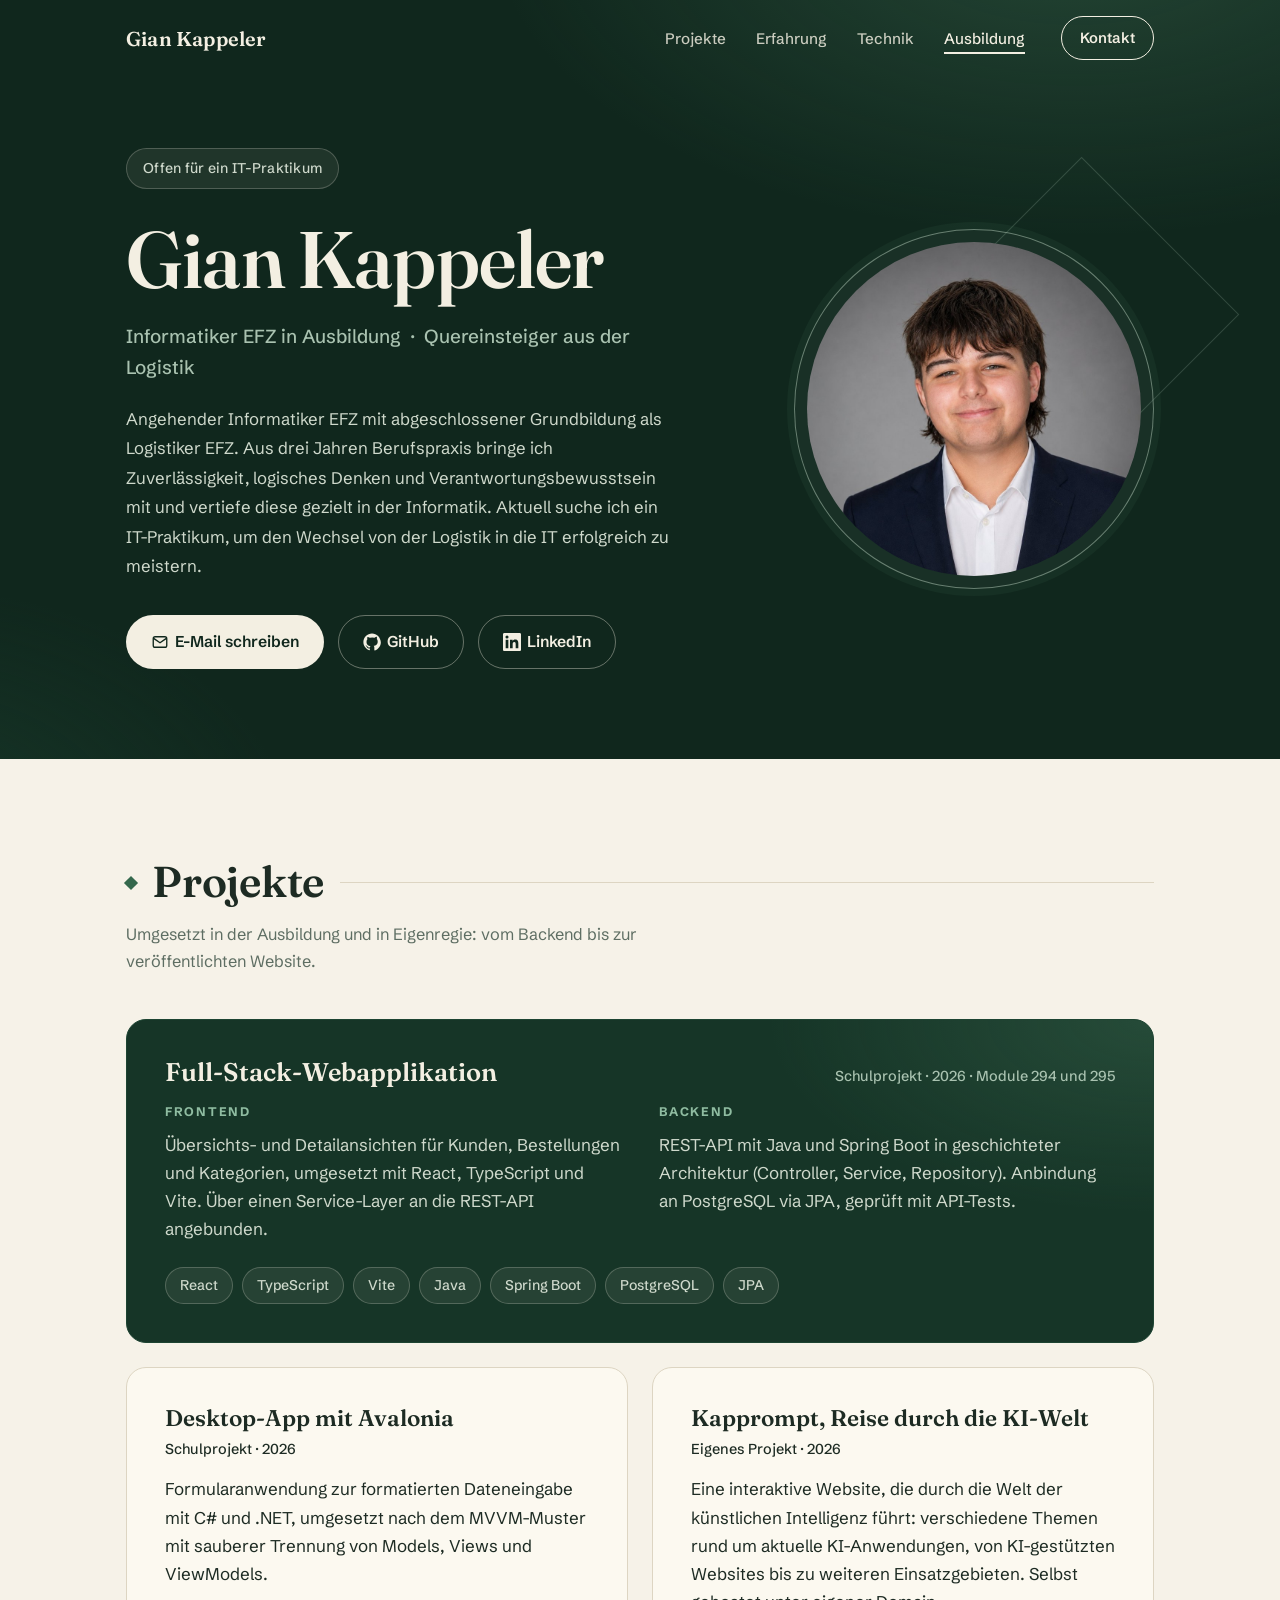
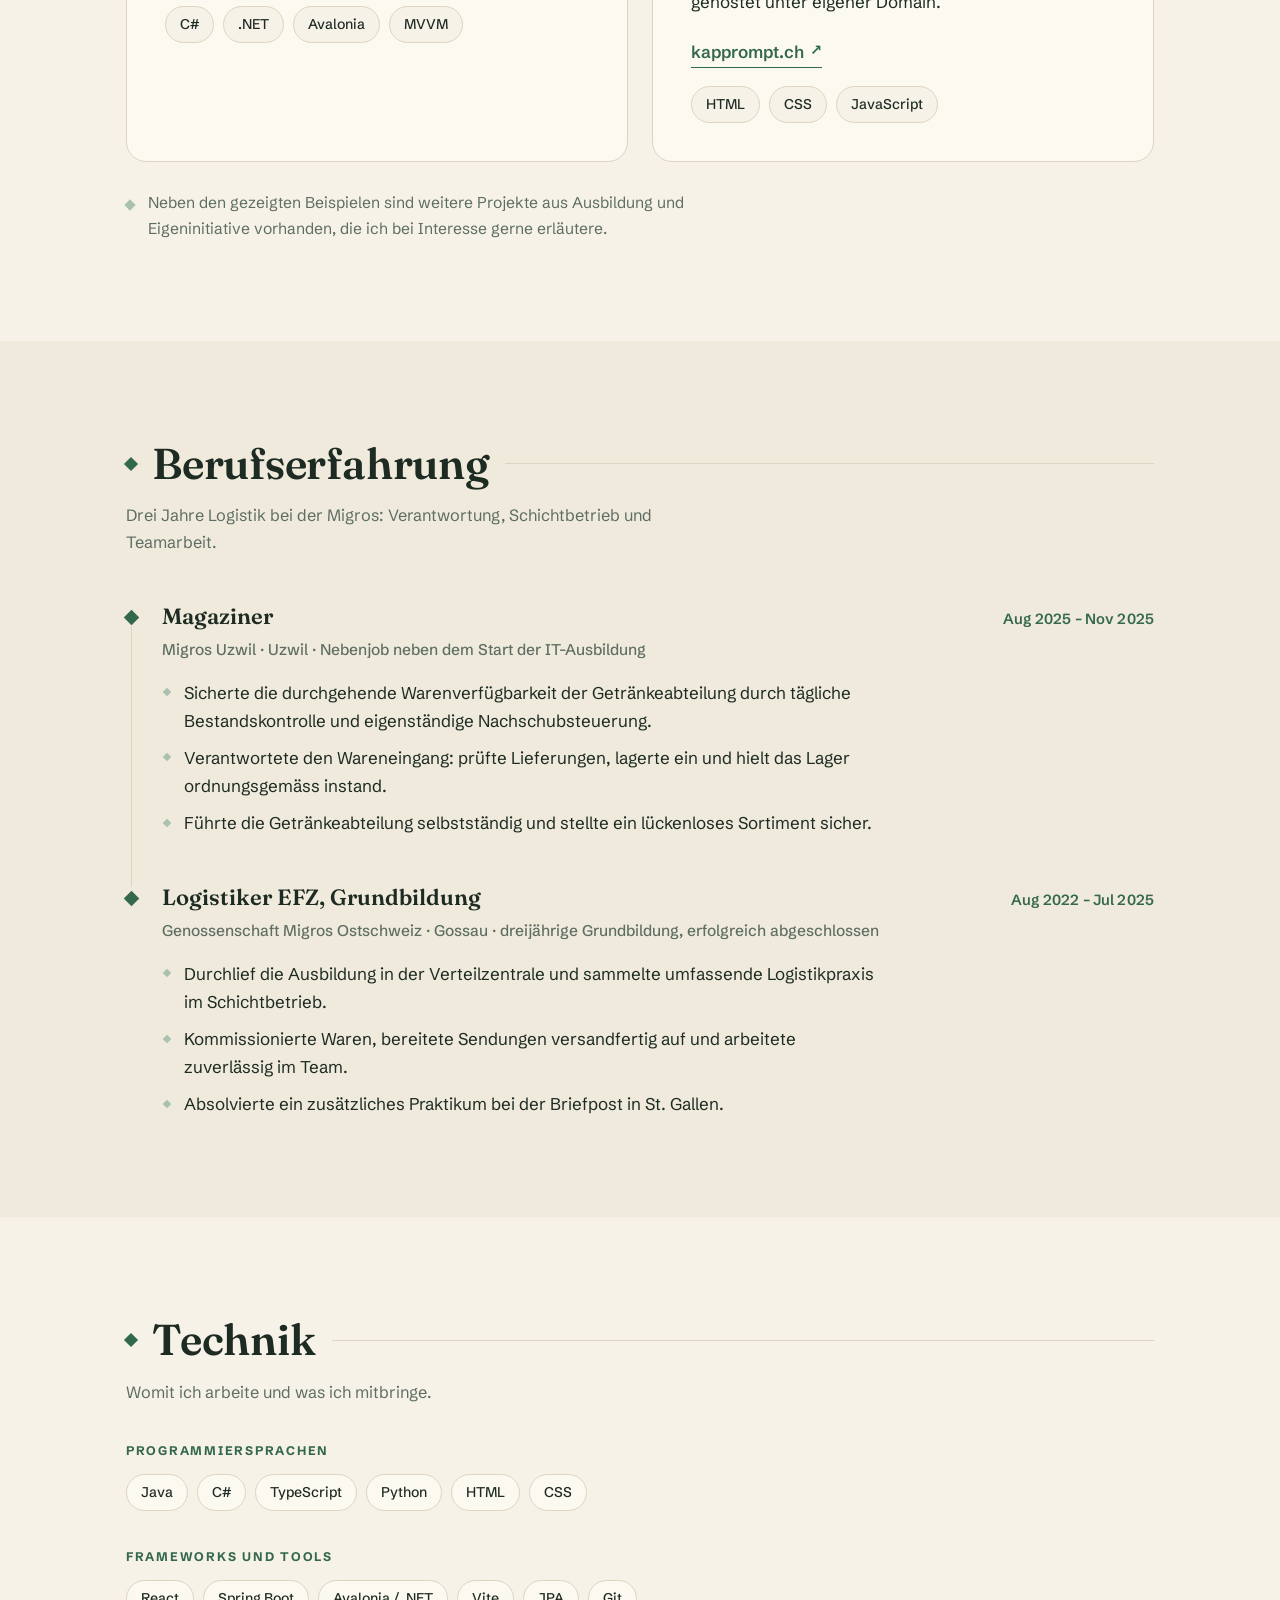
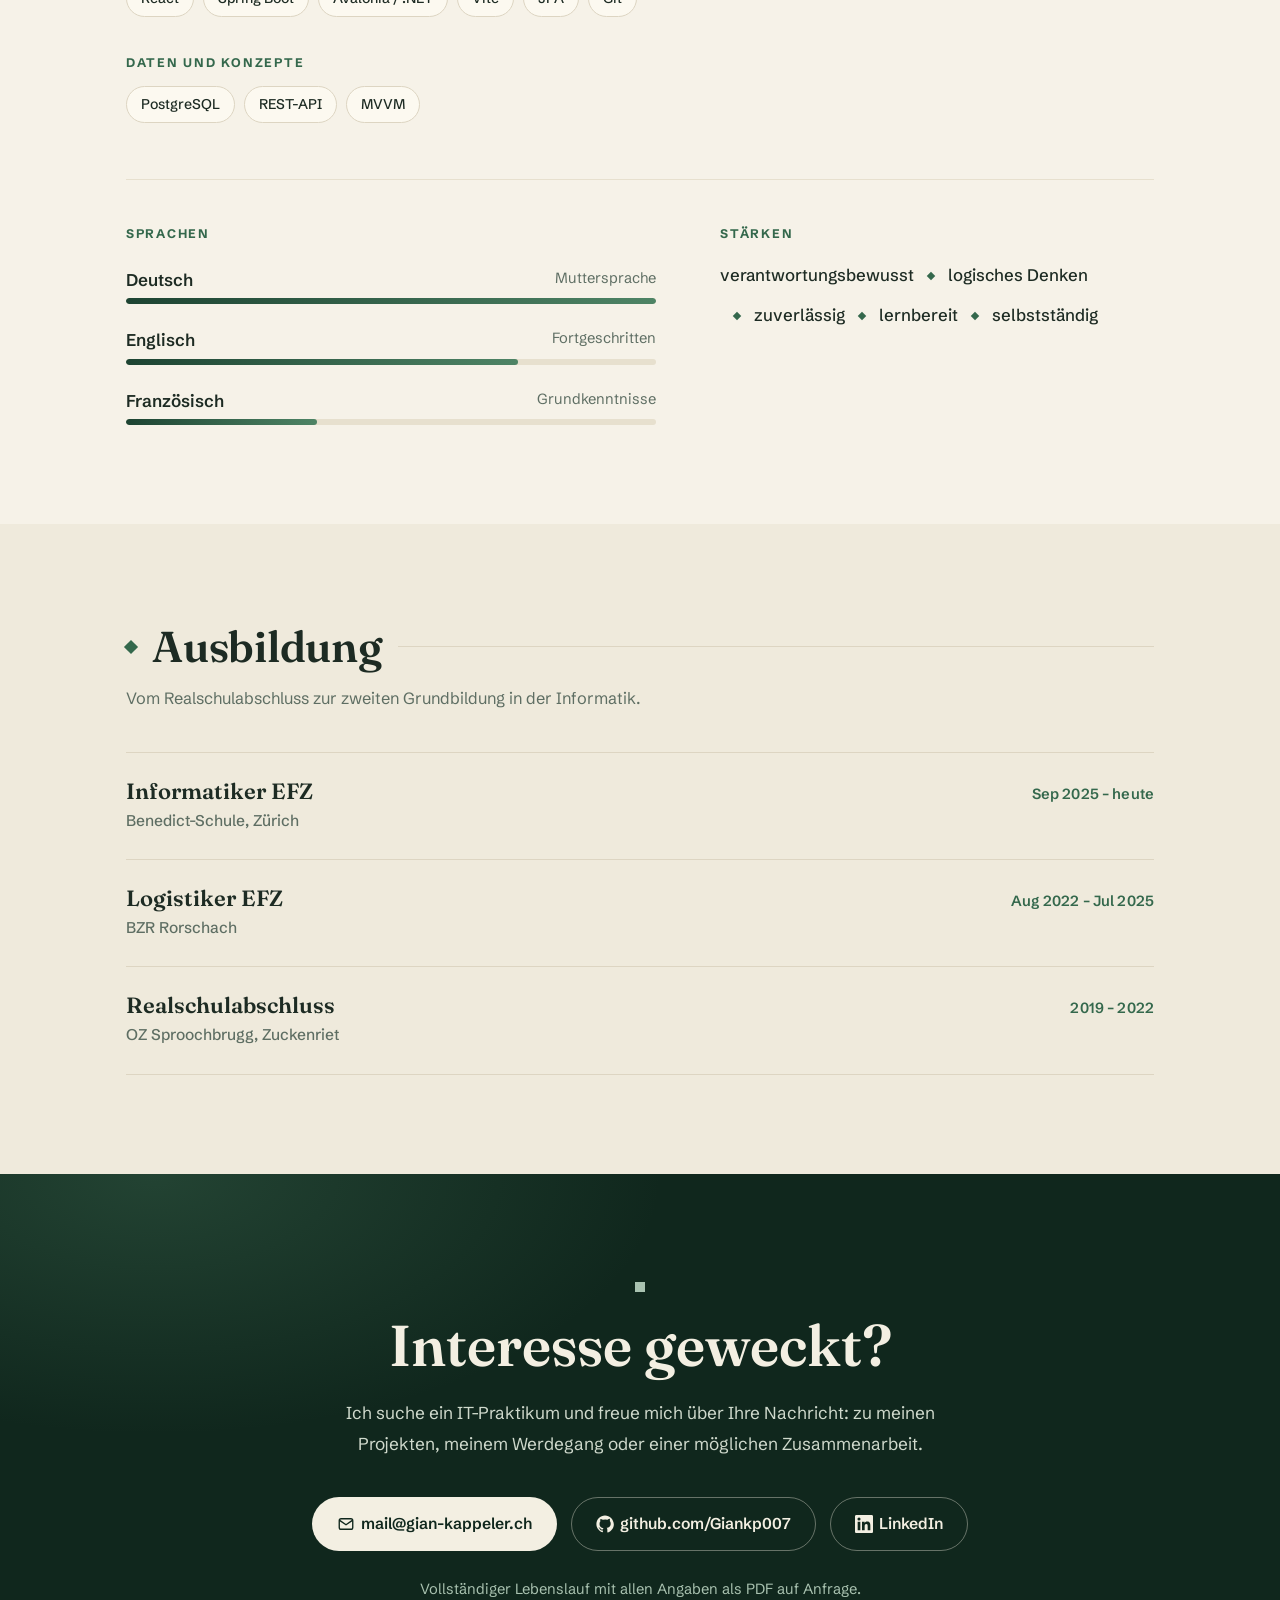
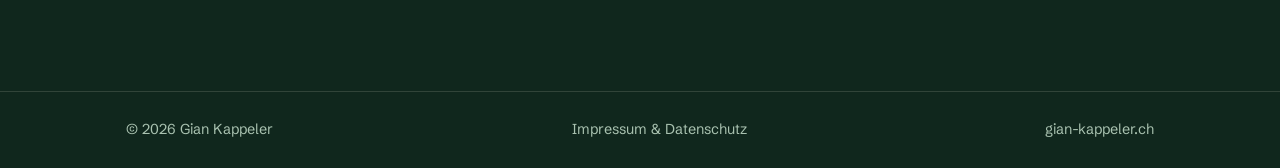
<file: index.html>
<!DOCTYPE html>
<html lang="de">
<head>
  <meta charset="UTF-8">
  <script>document.documentElement.className+=' js';</script>
  <meta name="viewport" content="width=device-width, initial-scale=1.0">
  <title>Gian Kappeler · Informatiker EFZ in Ausbildung</title>
  <meta name="description" content="Gian Kappeler, angehender Informatiker EFZ und Quereinsteiger aus der Logistik. Projekte mit React, Spring Boot und C#/.NET. Auf der Suche nach einem IT-Praktikum.">
  <meta name="theme-color" content="#10271D">

  <!-- Open Graph -->
  <meta property="og:type" content="website">
  <meta property="og:title" content="Gian Kappeler · Informatiker EFZ in Ausbildung">
  <meta property="og:description" content="Quereinsteiger aus der Logistik mit Full-Stack- und Desktop-Projekten. Auf der Suche nach einem IT-Praktikum.">
  <meta property="og:url" content="https://gian-kappeler.ch/">
  <meta property="og:image" content="https://gian-kappeler.ch/gian-kappeler.jpg">

  <link rel="icon" href="data:image/svg+xml,%3Csvg xmlns='http://www.w3.org/2000/svg' viewBox='0 0 64 64'%3E%3Crect width='64' height='64' rx='14' fill='%2310271D'/%3E%3Crect x='24' y='24' width='16' height='16' fill='%23F6F2E8' transform='rotate(45 32 32)'/%3E%3C/svg%3E">

  <link rel="preload" href="fonts/schibsted-latin.woff2" as="font" type="font/woff2" crossorigin>
  <link rel="preload" href="fonts/fraunces-latin.woff2" as="font" type="font/woff2" crossorigin>
  <link rel="stylesheet" href="fonts/fonts.css">

  <link rel="stylesheet" href="style.css">
</head>
<body>

  <a class="skip-link" href="#main">Zum Inhalt springen</a>

  <header class="site-header" id="top">
    <div class="container header-inner">
      <a class="brand" href="#top">Gian Kappeler</a>
      <nav class="site-nav" aria-label="Hauptnavigation">
        <ul class="nav-links">
          <li><a href="#projekte">Projekte</a></li>
          <li><a href="#erfahrung">Erfahrung</a></li>
          <li><a href="#technik">Technik</a></li>
          <li><a href="#ausbildung">Ausbildung</a></li>
        </ul>
        <a class="btn btn-nav" href="#kontakt">Kontakt</a>
      </nav>
    </div>
  </header>

  <main id="main">

    <!-- ============ HERO ============ -->
    <section class="hero" aria-label="Einleitung">
      <div class="container hero-inner">
        <div class="hero-text">
          <p class="status reveal" style="--d:0">Offen für ein IT-Praktikum</p>
          <h1 class="reveal" style="--d:1">Gian Kappeler</h1>
          <p class="hero-role reveal" style="--d:2">Informatiker EFZ in Ausbildung&ensp;·&ensp;Quereinsteiger aus der Logistik</p>
          <p class="hero-lead reveal" style="--d:3">Angehender Informatiker EFZ mit abgeschlossener Grundbildung als Logistiker EFZ. Aus drei Jahren Berufspraxis bringe ich Zuverlässigkeit, logisches Denken und Verantwortungsbewusstsein mit und vertiefe diese gezielt in der Informatik. Aktuell suche ich ein IT-Praktikum, um den Wechsel von der Logistik in die IT erfolgreich zu meistern.</p>
          <div class="hero-actions reveal" style="--d:4">
            <a class="btn btn-solid" href="mailto:mail@gian-kappeler.ch">
              <svg class="icon" viewBox="0 0 24 24" aria-hidden="true" fill="none" stroke="currentColor" stroke-width="1.8" stroke-linecap="round" stroke-linejoin="round"><rect x="3" y="5" width="18" height="14" rx="2.5"/><path d="m4 7.5 8 5.5 8-5.5"/></svg>
              E-Mail schreiben
            </a>
            <a class="btn btn-ghost" href="https://github.com/Giankp007" target="_blank" rel="noopener">
              <svg class="icon" viewBox="0 0 24 24" aria-hidden="true" fill="currentColor"><path d="M12 .5C5.7.5.5 5.7.5 12c0 5.1 3.3 9.4 7.9 10.9.6.1.8-.2.8-.5v-1.8c-3.2.7-3.9-1.5-3.9-1.5-.5-1.3-1.3-1.7-1.3-1.7-1.1-.7.1-.7.1-.7 1.2.1 1.8 1.2 1.8 1.2 1 1.8 2.7 1.3 3.4 1 .1-.8.4-1.3.7-1.6-2.6-.3-5.3-1.3-5.3-5.8 0-1.3.5-2.3 1.2-3.2-.1-.3-.5-1.5.1-3.1 0 0 1-.3 3.3 1.2a11.5 11.5 0 0 1 6 0C17.3 4.6 18.3 4.9 18.3 4.9c.6 1.6.2 2.8.1 3.1.8.9 1.2 1.9 1.2 3.2 0 4.5-2.7 5.5-5.3 5.8.4.4.8 1.1.8 2.3v3.4c0 .3.2.6.8.5 4.6-1.5 7.9-5.8 7.9-10.9C23.5 5.7 18.3.5 12 .5Z"/></svg>
              GitHub
            </a>
            <a class="btn btn-ghost" href="https://www.linkedin.com/in/gian-kappeler-b34154416" target="_blank" rel="noopener">
              <svg class="icon" viewBox="0 0 24 24" aria-hidden="true" fill="currentColor"><path d="M20.45 20.45h-3.56v-5.57c0-1.33-.03-3.04-1.85-3.04-1.86 0-2.14 1.45-2.14 2.94v5.67H9.35V9h3.41v1.56h.05c.48-.9 1.64-1.85 3.37-1.85 3.6 0 4.27 2.37 4.27 5.45v6.29zM5.34 7.43a2.07 2.07 0 1 1 0-4.14 2.07 2.07 0 0 1 0 4.14zm1.78 13.02H3.56V9h3.56v11.45zM22.22 0H1.77C.79 0 0 .77 0 1.73v20.54C0 23.22.79 24 1.77 24h20.45c.98 0 1.78-.78 1.78-1.73V1.73C24 .77 23.2 0 22.22 0z"/></svg>
              LinkedIn
            </a>
          </div>
        </div>
        <div class="hero-portrait reveal" style="--d:2">
          <div class="portrait-frame">
            <img src="gian-kappeler.jpg" alt="Porträt von Gian Kappeler" width="900" height="900" decoding="async" fetchpriority="high">
          </div>
        </div>
      </div>
    </section>

    <!-- ============ PROJEKTE ============ -->
    <section class="section" id="projekte">
      <div class="container">
        <div class="section-head reveal">
          <span class="diamond" aria-hidden="true"></span>
          <h2>Projekte</h2>
          <span class="rule" aria-hidden="true"></span>
        </div>
        <p class="section-sub reveal" style="--d:1">Umgesetzt in der Ausbildung und in Eigenregie: vom Backend bis zur veröffentlichten Website.</p>

        <article class="card card-feature reveal" style="--d:2">
          <div class="card-head">
            <h3>Full-Stack-Webapplikation</h3>
            <p class="card-meta">Schulprojekt · 2026 · Module 294 und 295</p>
          </div>
          <div class="feature-cols">
            <div>
              <p class="overline">Frontend</p>
              <p>Übersichts- und Detailansichten für Kunden, Bestellungen und Kategorien, umgesetzt mit React, TypeScript und Vite. Über einen Service-Layer an die REST-API angebunden.</p>
            </div>
            <div>
              <p class="overline">Backend</p>
              <p>REST-API mit Java und Spring Boot in geschichteter Architektur (Controller, Service, Repository). Anbindung an PostgreSQL via JPA, geprüft mit API-Tests.</p>
            </div>
          </div>
          <ul class="chips chips-dark" aria-label="Eingesetzte Technologien">
            <li>React</li><li>TypeScript</li><li>Vite</li><li>Java</li><li>Spring Boot</li><li>PostgreSQL</li><li>JPA</li>
          </ul>
        </article>

        <div class="card-grid">
          <article class="card reveal" style="--d:3">
            <div class="card-head">
              <h3>Desktop-App mit Avalonia</h3>
              <p class="card-meta">Schulprojekt · 2026</p>
            </div>
            <p>Formularanwendung zur formatierten Dateneingabe mit C# und .NET, umgesetzt nach dem MVVM-Muster mit sauberer Trennung von Models, Views und ViewModels.</p>
            <ul class="chips" aria-label="Eingesetzte Technologien">
              <li>C#</li><li>.NET</li><li>Avalonia</li><li>MVVM</li>
            </ul>
          </article>

          <article class="card reveal" style="--d:4">
            <div class="card-head">
              <h3>Kapprompt, Reise durch die KI-Welt</h3>
              <p class="card-meta">Eigenes Projekt · 2026</p>
            </div>
            <p>Eine interaktive Website, die durch die Welt der künstlichen Intelligenz führt: verschiedene Themen rund um aktuelle KI-Anwendungen, von KI-gestützten Websites bis zu weiteren Einsatzgebieten. Selbst gehostet unter eigener Domain.</p>
            <p><a class="text-link" href="https://kapprompt.ch" target="_blank" rel="noopener">kapprompt.ch <span class="ext" aria-hidden="true">&#8599;</span></a></p>
            <ul class="chips" aria-label="Eingesetzte Technologien">
              <li>HTML</li><li>CSS</li><li>JavaScript</li>
            </ul>
          </article>
        </div>

        <p class="section-note reveal" style="--d:5">
          <span class="diamond" aria-hidden="true"></span>
          Neben den gezeigten Beispielen sind weitere Projekte aus Ausbildung und Eigeninitiative vorhanden, die ich bei Interesse gerne erläutere.
        </p>
      </div>
    </section>

    <!-- ============ ERFAHRUNG ============ -->
    <section class="section section-alt" id="erfahrung">
      <div class="container">
        <div class="section-head reveal">
          <span class="diamond" aria-hidden="true"></span>
          <h2>Berufserfahrung</h2>
          <span class="rule" aria-hidden="true"></span>
        </div>
        <p class="section-sub reveal" style="--d:1">Drei Jahre Logistik bei der Migros: Verantwortung, Schichtbetrieb und Teamarbeit.</p>

        <ol class="timeline">
          <li class="timeline-item reveal" style="--d:2">
            <div class="entry-head">
              <h3>Magaziner</h3>
              <p class="entry-date">Aug 2025 – Nov 2025</p>
            </div>
            <p class="entry-org">Migros Uzwil · Uzwil · Nebenjob neben dem Start der IT-Ausbildung</p>
            <ul class="entry-points">
              <li>Sicherte die durchgehende Warenverfügbarkeit der Getränkeabteilung durch tägliche Bestandskontrolle und eigenständige Nachschubsteuerung.</li>
              <li>Verantwortete den Wareneingang: prüfte Lieferungen, lagerte ein und hielt das Lager ordnungsgemäss instand.</li>
              <li>Führte die Getränkeabteilung selbstständig und stellte ein lückenloses Sortiment sicher.</li>
            </ul>
          </li>
          <li class="timeline-item reveal" style="--d:3">
            <div class="entry-head">
              <h3>Logistiker EFZ, Grundbildung</h3>
              <p class="entry-date">Aug 2022 – Jul 2025</p>
            </div>
            <p class="entry-org">Genossenschaft Migros Ostschweiz · Gossau · dreijährige Grundbildung, erfolgreich abgeschlossen</p>
            <ul class="entry-points">
              <li>Durchlief die Ausbildung in der Verteilzentrale und sammelte umfassende Logistikpraxis im Schichtbetrieb.</li>
              <li>Kommissionierte Waren, bereitete Sendungen versandfertig auf und arbeitete zuverlässig im Team.</li>
              <li>Absolvierte ein zusätzliches Praktikum bei der Briefpost in St.&nbsp;Gallen.</li>
            </ul>
          </li>
        </ol>
      </div>
    </section>

    <!-- ============ TECHNIK ============ -->
    <section class="section" id="technik">
      <div class="container">
        <div class="section-head reveal">
          <span class="diamond" aria-hidden="true"></span>
          <h2>Technik</h2>
          <span class="rule" aria-hidden="true"></span>
        </div>
        <p class="section-sub reveal" style="--d:1">Womit ich arbeite und was ich mitbringe.</p>

        <div class="skill-group reveal" style="--d:2">
          <p class="overline">Programmiersprachen</p>
          <ul class="chips">
            <li>Java</li><li>C#</li><li>TypeScript</li><li>Python</li><li>HTML</li><li>CSS</li>
          </ul>
        </div>
        <div class="skill-group reveal" style="--d:3">
          <p class="overline">Frameworks und Tools</p>
          <ul class="chips">
            <li>React</li><li>Spring Boot</li><li>Avalonia / .NET</li><li>Vite</li><li>JPA</li><li>Git</li>
          </ul>
        </div>
        <div class="skill-group reveal" style="--d:4">
          <p class="overline">Daten und Konzepte</p>
          <ul class="chips">
            <li>PostgreSQL</li><li>REST-API</li><li>MVVM</li>
          </ul>
        </div>

        <div class="duo">
          <div class="langs reveal" style="--d:5">
            <p class="overline">Sprachen</p>
            <div class="lang">
              <span class="lang-name">Deutsch</span>
              <span class="lang-level">Muttersprache</span>
              <span class="bar" aria-hidden="true"><i style="--w:100%"></i></span>
            </div>
            <div class="lang">
              <span class="lang-name">Englisch</span>
              <span class="lang-level">Fortgeschritten</span>
              <span class="bar" aria-hidden="true"><i style="--w:74%"></i></span>
            </div>
            <div class="lang">
              <span class="lang-name">Französisch</span>
              <span class="lang-level">Grundkenntnisse</span>
              <span class="bar" aria-hidden="true"><i style="--w:36%"></i></span>
            </div>
          </div>
          <div class="strengths reveal" style="--d:6">
            <p class="overline">Stärken</p>
            <ul class="strength-list">
              <li>verantwortungsbewusst</li>
              <li>logisches Denken</li>
              <li>zuverlässig</li>
              <li>lernbereit</li>
              <li>selbstständig</li>
            </ul>
          </div>
        </div>
      </div>
    </section>

    <!-- ============ AUSBILDUNG ============ -->
    <section class="section section-alt" id="ausbildung">
      <div class="container">
        <div class="section-head reveal">
          <span class="diamond" aria-hidden="true"></span>
          <h2>Ausbildung</h2>
          <span class="rule" aria-hidden="true"></span>
        </div>
        <p class="section-sub reveal" style="--d:1">Vom Realschulabschluss zur zweiten Grundbildung in der Informatik.</p>

        <ol class="edu-list">
          <li class="edu-item reveal" style="--d:2">
            <div>
              <h3>Informatiker EFZ</h3>
              <p class="entry-org">Benedict-Schule, Zürich</p>
            </div>
            <p class="entry-date">Sep 2025 – heute</p>
          </li>
          <li class="edu-item reveal" style="--d:3">
            <div>
              <h3>Logistiker EFZ</h3>
              <p class="entry-org">BZR Rorschach</p>
            </div>
            <p class="entry-date">Aug 2022 – Jul 2025</p>
          </li>
          <li class="edu-item reveal" style="--d:4">
            <div>
              <h3>Realschulabschluss</h3>
              <p class="entry-org">OZ Sproochbrugg, Zuckenriet</p>
            </div>
            <p class="entry-date">2019 – 2022</p>
          </li>
        </ol>
      </div>
    </section>

    <!-- ============ KONTAKT ============ -->
    <section class="contact" id="kontakt">
      <div class="container contact-inner">
        <span class="diamond diamond-light reveal" aria-hidden="true"></span>
        <h2 class="reveal" style="--d:1">Interesse geweckt?</h2>
        <p class="contact-lead reveal" style="--d:2">Ich suche ein IT-Praktikum und freue mich über Ihre Nachricht: zu meinen Projekten, meinem Werdegang oder einer möglichen Zusammenarbeit.</p>
        <div class="hero-actions contact-actions reveal" style="--d:3">
          <a class="btn btn-solid" href="mailto:mail@gian-kappeler.ch">
            <svg class="icon" viewBox="0 0 24 24" aria-hidden="true" fill="none" stroke="currentColor" stroke-width="1.8" stroke-linecap="round" stroke-linejoin="round"><rect x="3" y="5" width="18" height="14" rx="2.5"/><path d="m4 7.5 8 5.5 8-5.5"/></svg>
            mail@gian-kappeler.ch
          </a>
          <a class="btn btn-ghost" href="https://github.com/Giankp007" target="_blank" rel="noopener">
            <svg class="icon" viewBox="0 0 24 24" aria-hidden="true" fill="currentColor"><path d="M12 .5C5.7.5.5 5.7.5 12c0 5.1 3.3 9.4 7.9 10.9.6.1.8-.2.8-.5v-1.8c-3.2.7-3.9-1.5-3.9-1.5-.5-1.3-1.3-1.7-1.3-1.7-1.1-.7.1-.7.1-.7 1.2.1 1.8 1.2 1.8 1.2 1 1.8 2.7 1.3 3.4 1 .1-.8.4-1.3.7-1.6-2.6-.3-5.3-1.3-5.3-5.8 0-1.3.5-2.3 1.2-3.2-.1-.3-.5-1.5.1-3.1 0 0 1-.3 3.3 1.2a11.5 11.5 0 0 1 6 0C17.3 4.6 18.3 4.9 18.3 4.9c.6 1.6.2 2.8.1 3.1.8.9 1.2 1.9 1.2 3.2 0 4.5-2.7 5.5-5.3 5.8.4.4.8 1.1.8 2.3v3.4c0 .3.2.6.8.5 4.6-1.5 7.9-5.8 7.9-10.9C23.5 5.7 18.3.5 12 .5Z"/></svg>
            github.com/Giankp007
          </a>
          <a class="btn btn-ghost" href="https://www.linkedin.com/in/gian-kappeler-b34154416" target="_blank" rel="noopener">
            <svg class="icon" viewBox="0 0 24 24" aria-hidden="true" fill="currentColor"><path d="M20.45 20.45h-3.56v-5.57c0-1.33-.03-3.04-1.85-3.04-1.86 0-2.14 1.45-2.14 2.94v5.67H9.35V9h3.41v1.56h.05c.48-.9 1.64-1.85 3.37-1.85 3.6 0 4.27 2.37 4.27 5.45v6.29zM5.34 7.43a2.07 2.07 0 1 1 0-4.14 2.07 2.07 0 0 1 0 4.14zm1.78 13.02H3.56V9h3.56v11.45zM22.22 0H1.77C.79 0 0 .77 0 1.73v20.54C0 23.22.79 24 1.77 24h20.45c.98 0 1.78-.78 1.78-1.73V1.73C24 .77 23.2 0 22.22 0z"/></svg>
            LinkedIn
          </a>
        </div>
        <p class="contact-note reveal" style="--d:4">Vollständiger Lebenslauf mit allen Angaben als PDF auf Anfrage.</p>
      </div>
      <footer class="site-footer">
        <div class="container footer-inner">
          <p>© <span id="year">2026</span> Gian Kappeler</p>
          <p><a class="footer-link" href="rechtliches.html">Impressum &amp; Datenschutz</a></p>
          <p>gian-kappeler.ch</p>
        </div>
      </footer>
    </section>

  </main>

  <script>
    (function () {
      var prefersReduced = window.matchMedia('(prefers-reduced-motion: reduce)').matches;

      /* Sticky header: swap to paper background after scrolling */
      var header = document.querySelector('.site-header');
      function onScroll() {
        header.classList.toggle('is-scrolled', window.scrollY > 12);
      }
      onScroll();
      window.addEventListener('scroll', onScroll, { passive: true });

      /* Reveal on scroll (staggered via --d custom property) */
      var revealEls = document.querySelectorAll('.reveal');
      if (prefersReduced || !('IntersectionObserver' in window)) {
        revealEls.forEach(function (el) { el.classList.add('is-visible'); });
      } else {
        var io = new IntersectionObserver(function (entries) {
          entries.forEach(function (entry) {
            if (entry.isIntersecting) {
              entry.target.classList.add('is-visible');
              io.unobserve(entry.target);
            }
          });
        }, { threshold: 0.12, rootMargin: '0px 0px -48px 0px' });
        revealEls.forEach(function (el) { io.observe(el); });
      }

      /* Scrollspy: highlight the section currently in view */
      var navLinks = Array.prototype.slice.call(document.querySelectorAll('.nav-links a[href^="#"]'));
      var sections = navLinks
        .map(function (a) { return document.querySelector(a.getAttribute('href')); })
        .filter(Boolean);
      if ('IntersectionObserver' in window && sections.length) {
        var spy = new IntersectionObserver(function (entries) {
          entries.forEach(function (entry) {
            if (entry.isIntersecting) {
              navLinks.forEach(function (link) {
                link.classList.toggle('is-active', link.getAttribute('href') === '#' + entry.target.id);
              });
            }
          });
        }, { rootMargin: '-40% 0px -55% 0px' });
        sections.forEach(function (s) { spy.observe(s); });
      }

      /* Footer year */
      document.getElementById('year').textContent = new Date().getFullYear();
    })();
  </script>
</body>
</html>
</file>
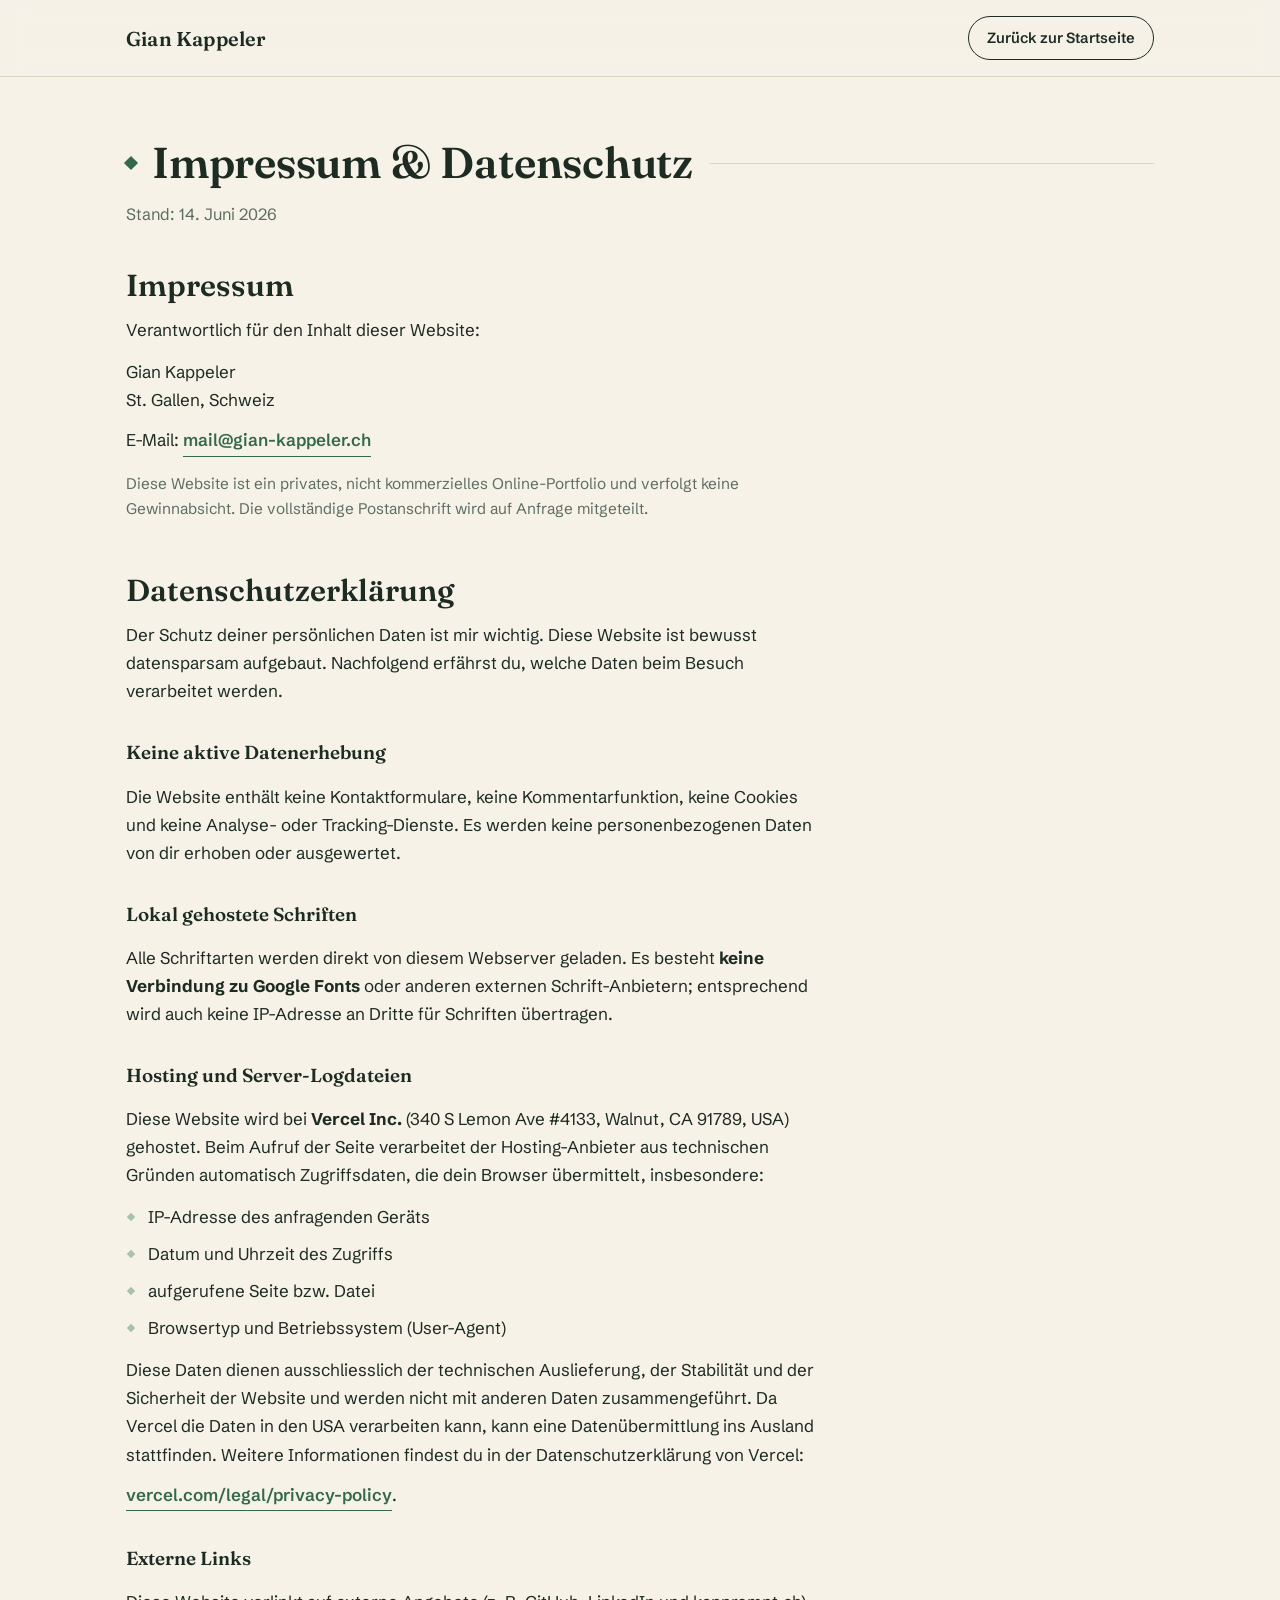
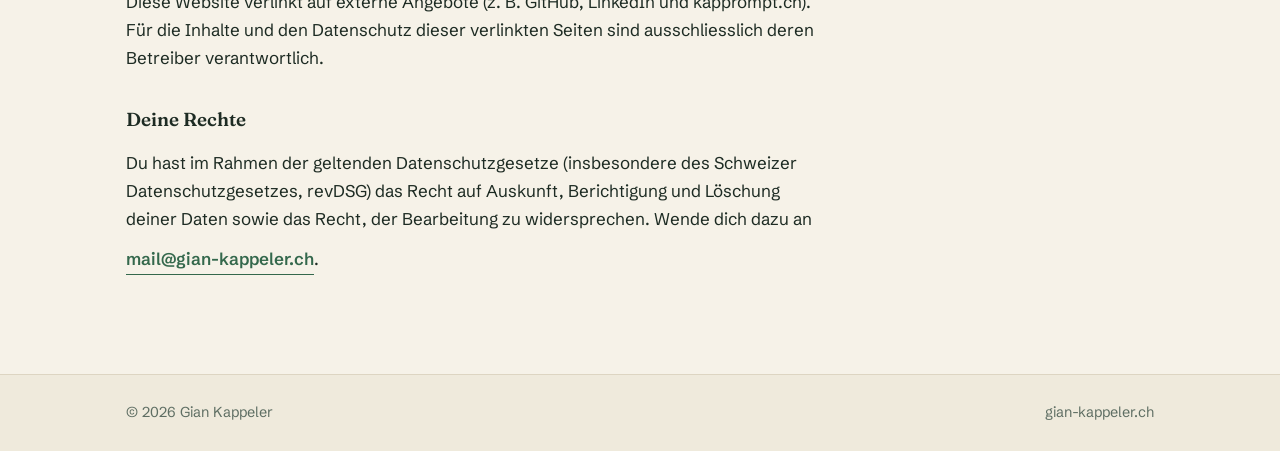
<file: rechtliches.html>
<!DOCTYPE html>
<html lang="de">
<head>
  <meta charset="UTF-8">
  <script>document.documentElement.className+=' js';</script>
  <meta name="viewport" content="width=device-width, initial-scale=1.0">
  <title>Impressum & Datenschutz · Gian Kappeler</title>
  <meta name="description" content="Impressum und Datenschutzerklärung der Website von Gian Kappeler.">
  <meta name="theme-color" content="#10271D">
  <meta name="robots" content="noindex">

  <link rel="icon" href="data:image/svg+xml,%3Csvg xmlns='http://www.w3.org/2000/svg' viewBox='0 0 64 64'%3E%3Crect width='64' height='64' rx='14' fill='%2310271D'/%3E%3Crect x='24' y='24' width='16' height='16' fill='%23F6F2E8' transform='rotate(45 32 32)'/%3E%3C/svg%3E">

  <link rel="preload" href="fonts/schibsted-latin.woff2" as="font" type="font/woff2" crossorigin>
  <link rel="preload" href="fonts/fraunces-latin.woff2" as="font" type="font/woff2" crossorigin>
  <link rel="stylesheet" href="fonts/fonts.css">

  <link rel="stylesheet" href="style.css">
</head>
<body>

  <a class="skip-link" href="#main">Zum Inhalt springen</a>

  <header class="site-header is-scrolled" id="top">
    <div class="container header-inner">
      <a class="brand" href="index.html">Gian Kappeler</a>
      <nav class="site-nav" aria-label="Hauptnavigation">
        <a class="btn btn-nav" href="index.html">Zurück zur Startseite</a>
      </nav>
    </div>
  </header>

  <main id="main">
    <section class="section legal">
      <div class="container">
        <div class="section-head">
          <span class="diamond" aria-hidden="true"></span>
          <h2>Impressum &amp; Datenschutz</h2>
          <span class="rule" aria-hidden="true"></span>
        </div>
        <p class="section-sub">Stand: 14. Juni 2026</p>

        <div class="legal-body">

          <h3>Impressum</h3>
          <p>Verantwortlich für den Inhalt dieser Website:</p>
          <p>
            Gian Kappeler<br>
            St.&nbsp;Gallen, Schweiz<br>
            E-Mail: <a class="text-link" href="mailto:mail@gian-kappeler.ch">mail@gian-kappeler.ch</a>
          </p>
          <p class="legal-hint">
            Diese Website ist ein privates, nicht kommerzielles Online-Portfolio und
            verfolgt keine Gewinnabsicht. Die vollständige Postanschrift wird auf Anfrage
            mitgeteilt.
          </p>

          <h3>Datenschutzerklärung</h3>
          <p>
            Der Schutz deiner persönlichen Daten ist mir wichtig. Diese Website ist
            bewusst datensparsam aufgebaut. Nachfolgend erfährst du, welche Daten beim
            Besuch verarbeitet werden.
          </p>

          <h4>Keine aktive Datenerhebung</h4>
          <p>
            Die Website enthält keine Kontaktformulare, keine Kommentarfunktion, keine
            Cookies und keine Analyse- oder Tracking-Dienste. Es werden keine
            personenbezogenen Daten von dir erhoben oder ausgewertet.
          </p>

          <h4>Lokal gehostete Schriften</h4>
          <p>
            Alle Schriftarten werden direkt von diesem Webserver geladen. Es besteht
            <strong>keine Verbindung zu Google Fonts</strong> oder anderen externen
            Schrift-Anbietern; entsprechend wird auch keine IP-Adresse an Dritte für
            Schriften übertragen.
          </p>

          <h4>Hosting und Server-Logdateien</h4>
          <p>
            Diese Website wird bei <strong>Vercel Inc.</strong> (340 S Lemon Ave #4133,
            Walnut, CA 91789, USA) gehostet. Beim Aufruf der Seite verarbeitet der
            Hosting-Anbieter aus technischen Gründen automatisch Zugriffsdaten, die dein
            Browser übermittelt, insbesondere:
          </p>
          <ul class="legal-list">
            <li>IP-Adresse des anfragenden Geräts</li>
            <li>Datum und Uhrzeit des Zugriffs</li>
            <li>aufgerufene Seite bzw. Datei</li>
            <li>Browsertyp und Betriebssystem (User-Agent)</li>
          </ul>
          <p>
            Diese Daten dienen ausschliesslich der technischen Auslieferung, der
            Stabilität und der Sicherheit der Website und werden nicht mit anderen Daten
            zusammengeführt. Da Vercel die Daten in den USA verarbeiten kann, kann eine
            Datenübermittlung ins Ausland stattfinden. Weitere Informationen findest du in
            der Datenschutzerklärung von Vercel:
            <a class="text-link" href="https://vercel.com/legal/privacy-policy" target="_blank" rel="noopener">vercel.com/legal/privacy-policy</a>.
          </p>

          <h4>Externe Links</h4>
          <p>
            Diese Website verlinkt auf externe Angebote (z.&nbsp;B. GitHub, LinkedIn und
            kapprompt.ch). Für die Inhalte und den Datenschutz dieser verlinkten Seiten
            sind ausschliesslich deren Betreiber verantwortlich.
          </p>

          <h4>Deine Rechte</h4>
          <p>
            Du hast im Rahmen der geltenden Datenschutzgesetze (insbesondere des
            Schweizer Datenschutzgesetzes, revDSG) das Recht auf Auskunft, Berichtigung
            und Löschung deiner Daten sowie das Recht, der Bearbeitung zu widersprechen.
            Wende dich dazu an
            <a class="text-link" href="mailto:mail@gian-kappeler.ch">mail@gian-kappeler.ch</a>.
          </p>

        </div>
      </div>
    </section>
  </main>

  <footer class="site-footer site-footer--standalone">
    <div class="container footer-inner">
      <p>© <span id="year">2026</span> Gian Kappeler</p>
      <p><a href="index.html">gian-kappeler.ch</a></p>
    </div>
  </footer>

  <script>
    document.getElementById('year').textContent = new Date().getFullYear();
  </script>
</body>
</html>
</file>
<file: fonts/fonts.css>
/* ==========================================================================
   Lokal gehostete Schriften — keine Verbindung zu Google-Servern.
   Variable Fonts: ein Datei-Slice deckt das gesamte Gewichtsspektrum ab.
   ========================================================================== */

/* ---------- Fraunces (Display) ---------- */
@font-face {
  font-family: 'Fraunces';
  font-style: normal;
  font-weight: 500 700;
  font-display: swap;
  src: url(fraunces-latin.woff2) format('woff2');
  unicode-range: U+0000-00FF, U+0131, U+0152-0153, U+02BB-02BC, U+02C6, U+02DA, U+02DC, U+0304, U+0308, U+0329, U+2000-206F, U+20AC, U+2122, U+2191, U+2193, U+2212, U+2215, U+FEFF, U+FFFD;
}
@font-face {
  font-family: 'Fraunces';
  font-style: normal;
  font-weight: 500 700;
  font-display: swap;
  src: url(fraunces-latin-ext.woff2) format('woff2');
  unicode-range: U+0100-02BA, U+02BD-02C5, U+02C7-02CC, U+02CE-02D7, U+02DD-02FF, U+0304, U+0308, U+0329, U+1D00-1DBF, U+1E00-1E9F, U+1EF2-1EFF, U+2020, U+20A0-20AB, U+20AD-20C0, U+2113, U+2C60-2C7F, U+A720-A7FF;
}

/* ---------- Schibsted Grotesk (Body) ---------- */
@font-face {
  font-family: 'Schibsted Grotesk';
  font-style: normal;
  font-weight: 400 700;
  font-display: swap;
  src: url(schibsted-latin.woff2) format('woff2');
  unicode-range: U+0000-00FF, U+0131, U+0152-0153, U+02BB-02BC, U+02C6, U+02DA, U+02DC, U+0304, U+0308, U+0329, U+2000-206F, U+20AC, U+2122, U+2191, U+2193, U+2212, U+2215, U+FEFF, U+FFFD;
}
@font-face {
  font-family: 'Schibsted Grotesk';
  font-style: normal;
  font-weight: 400 700;
  font-display: swap;
  src: url(schibsted-latin-ext.woff2) format('woff2');
  unicode-range: U+0100-02BA, U+02BD-02C5, U+02C7-02CC, U+02CE-02D7, U+02DD-02FF, U+0304, U+0308, U+0329, U+1D00-1DBF, U+1E00-1E9F, U+1EF2-1EFF, U+2020, U+20A0-20AB, U+20AD-20C0, U+2113, U+2C60-2C7F, U+A720-A7FF;
}
</file>
<file: style.css>
/* ==========================================================================
   Gian Kappeler · Lebenslauf-Website
   Identität: tiefes Tannengrün + Papier-Creme, abgeleitet vom gedruckten CV.
   Farben und Abstände unten anpassen, der Rest folgt automatisch.
   ========================================================================== */

:root {
  /* Farben (grün getönte Neutraltöne, kein reines Schwarz/Weiss) */
  --paper:        #F6F2E8;
  --paper-raise:  #FCF9F0;
  --paper-deep:   #EFEADC;
  --ink:          #1D2B23;
  --muted:        #5E6E63;
  --line:         #DDD5C2;
  --line-soft:    #E7E0CE;

  --pine-950:     #10271D;
  --pine-900:     #163527;
  --pine-800:     #1D4432;
  --leaf:         #34684C;
  --leaf-soft:    #4E8465;
  --sage:         #A9C2B0;
  --cream:        #F3EFE2;
  --cream-dim:    #CFD9CC;

  /* Typografie */
  --font-display: "Fraunces", Georgia, "Times New Roman", serif;
  --font-body:    "Schibsted Grotesk", "Segoe UI", system-ui, sans-serif;

  /* Bewegung */
  --ease-out:     cubic-bezier(0.23, 1, 0.32, 1);
  --ease-hover:   cubic-bezier(0.25, 0.46, 0.45, 0.94);

  /* Masse */
  --container:    1100px;
  --header-h:     76px;
}

/* ---------- Basis ---------- */

*, *::before, *::after { box-sizing: border-box; }

html {
  color-scheme: light;
  scroll-behavior: smooth;
  scroll-padding-top: calc(var(--header-h) + 12px);
  -webkit-text-size-adjust: 100%;
}

body {
  margin: 0;
  font-family: var(--font-body);
  font-size: 1.0625rem;
  line-height: 1.65;
  color: var(--ink);
  background: var(--paper);
  -webkit-font-smoothing: antialiased;
}

h1, h2, h3 { margin: 0; font-family: var(--font-display); font-weight: 600; line-height: 1.12; }
p, ul, ol { margin: 0; }
img { display: block; max-width: 100%; height: auto; }

a { color: inherit; }

::selection { background: var(--pine-800); color: var(--cream); }

:focus-visible {
  outline: 2px solid var(--leaf);
  outline-offset: 3px;
  border-radius: 2px;
}

.container {
  max-width: var(--container);
  margin-inline: auto;
  padding-inline: clamp(20px, 4vw, 36px);
}

.skip-link {
  position: absolute;
  left: 16px;
  top: -60px;
  z-index: 100;
  padding: 10px 16px;
  background: var(--pine-950);
  color: var(--cream);
  border-radius: 8px;
  text-decoration: none;
  font-weight: 600;
  transition: top 150ms var(--ease-out);
}
.skip-link:focus-visible { top: 14px; outline-color: var(--cream); }

/* ---------- Scroll-Reveal ---------- */

.js .reveal {
  opacity: 0;
  transform: translateY(18px);
  transition:
    opacity 600ms var(--ease-out),
    transform 600ms var(--ease-out);
  transition-delay: calc(var(--d, 0) * 70ms);
}
.js .reveal.is-visible { opacity: 1; transform: none; }
/* Ohne JavaScript: alles sichtbar, Sprachbalken gefüllt */
html:not(.js) .bar i { width: var(--w); }

/* ---------- Header ---------- */

.site-header {
  position: fixed;
  inset: 0 0 auto 0;
  z-index: 50;
  height: var(--header-h);
  color: var(--cream);
  transition:
    background-color 220ms var(--ease-hover),
    color 220ms var(--ease-hover),
    box-shadow 220ms var(--ease-hover);
}
.site-header.is-scrolled {
  color: var(--ink);
  background: rgba(246, 242, 232, 0.86);
  -webkit-backdrop-filter: blur(12px) saturate(1.4);
  backdrop-filter: blur(12px) saturate(1.4);
  box-shadow: 0 1px 0 var(--line);
}

.header-inner {
  height: 100%;
  display: flex;
  align-items: center;
  justify-content: space-between;
  gap: 24px;
}

.brand {
  font-family: var(--font-display);
  font-weight: 600;
  font-size: 1.25rem;
  text-decoration: none;
  letter-spacing: 0.01em;
}

.site-nav { display: flex; align-items: center; gap: clamp(16px, 3vw, 36px); }

.nav-links {
  display: flex;
  gap: clamp(14px, 2.5vw, 30px);
  list-style: none;
  margin: 0;
  padding: 0;
}
.nav-links a {
  position: relative;
  text-decoration: none;
  font-size: 0.95rem;
  font-weight: 500;
  opacity: 0.82;
  padding-block: 6px;
  transition: opacity 160ms ease;
}
.nav-links a::after {
  content: "";
  position: absolute;
  left: 0; right: 100%; bottom: 0;
  height: 2px;
  background: currentColor;
  transition: right 220ms var(--ease-out);
}
.nav-links a.is-active { opacity: 1; }
.nav-links a.is-active::after { right: 0; }

/* ---------- Buttons ---------- */

.btn {
  display: inline-flex;
  align-items: center;
  gap: 8px;
  padding: 13px 24px;
  border-radius: 999px;
  border: 1px solid transparent;
  font-family: var(--font-body);
  font-size: 0.98rem;
  font-weight: 600;
  text-decoration: none;
  cursor: pointer;
  transition:
    transform 140ms var(--ease-out),
    background-color 160ms ease,
    border-color 160ms ease,
    color 160ms ease;
}
.btn:active { transform: scale(0.97); }

.btn-solid { background: var(--cream); color: var(--pine-950); }
.btn-ghost { border-color: rgba(243, 239, 226, 0.38); color: var(--cream); }

.btn-nav {
  padding: 9px 18px;
  font-size: 0.92rem;
  border-color: currentColor;
  color: inherit;
  background: transparent;
}

.ext { font-size: 0.85em; transform: translateY(-1px); }

.btn .icon {
  flex: none;
  width: 18px;
  height: 18px;
  margin-right: -2px;
}

@media (hover: hover) and (pointer: fine) {
  .nav-links a:hover { opacity: 1; }
  .nav-links a:hover::after { right: 0; }
  .btn-solid:hover { background: #FFFDF4; transform: translateY(-1px); }
  .btn-ghost:hover { border-color: rgba(243, 239, 226, 0.85); transform: translateY(-1px); }
  .btn-nav:hover { background: var(--pine-950); border-color: var(--pine-950); color: var(--cream); transform: none; }
  .site-header:not(.is-scrolled) .btn-nav:hover { background: var(--cream); border-color: var(--cream); color: var(--pine-950); }
}

/* ---------- Hero ---------- */

.hero {
  position: relative;
  background:
    radial-gradient(900px 480px at 84% -10%, rgba(78, 132, 101, 0.32), transparent 65%),
    radial-gradient(700px 420px at -10% 110%, rgba(29, 68, 50, 0.55), transparent 60%),
    var(--pine-950);
  color: var(--cream);
  padding-top: calc(var(--header-h) + clamp(40px, 8vh, 88px));
  padding-bottom: clamp(64px, 10vh, 120px);
  overflow: hidden;
}

.hero-inner {
  display: grid;
  grid-template-columns: minmax(0, 1.15fr) minmax(0, 0.85fr);
  gap: clamp(36px, 6vw, 88px);
  align-items: center;
}

.status {
  display: inline-flex;
  align-items: center;
  gap: 10px;
  padding: 8px 16px;
  border: 1px solid rgba(243, 239, 226, 0.22);
  border-radius: 999px;
  background: rgba(243, 239, 226, 0.07);
  font-size: 0.88rem;
  font-weight: 500;
  letter-spacing: 0.02em;
  color: var(--cream-dim);
  margin-bottom: 26px;
}
.status-dot {
  width: 8px;
  height: 8px;
  border-radius: 50%;
  background: #7FBE99;
  box-shadow: 0 0 0 3px rgba(127, 190, 153, 0.22);
}

.hero h1 {
  font-size: clamp(2.9rem, 2rem + 4.5vw, 5rem);
  font-weight: 600;
  letter-spacing: -0.01em;
}

.hero-role {
  margin-top: 16px;
  font-size: clamp(1rem, 0.95rem + 0.4vw, 1.18rem);
  font-weight: 500;
  color: var(--sage);
}

.hero-lead {
  margin-top: 22px;
  max-width: 56ch;
  font-size: 1.05rem;
  line-height: 1.75;
  color: var(--cream-dim);
}

.hero-actions {
  display: flex;
  flex-wrap: wrap;
  gap: 14px;
  margin-top: 34px;
}

/* Porträt im Bogenrahmen, mit Rauten-Echo aus dem gedruckten CV */
.hero-portrait { position: relative; justify-self: end; }
.hero-portrait::before {
  content: "";
  position: absolute;
  top: -7%;
  right: -11%;
  width: 62%;
  aspect-ratio: 1;
  border: 1px solid rgba(169, 194, 176, 0.22);
  transform: rotate(45deg);
  pointer-events: none;
}

.portrait-frame {
  position: relative;
  width: min(360px, 74vw);
  padding: 12px;
  border: 1px solid rgba(169, 194, 176, 0.55);
  border-radius: 50%;
  background: rgba(169, 194, 176, 0.06);
  box-shadow: 0 0 0 7px rgba(78, 132, 101, 0.10);
}
.portrait-frame img {
  width: 100%;
  aspect-ratio: 1 / 1;
  height: auto;
  object-fit: cover;
  object-position: 50% 26%;
  border-radius: 50%;
}

/* ---------- Sektionen ---------- */

.section { padding-block: clamp(72px, 11vh, 120px); }
.section-alt { background: var(--paper-deep); }

.section-head {
  display: flex;
  align-items: center;
  gap: 16px;
}
.section-head h2 {
  font-size: clamp(1.85rem, 1.4rem + 1.8vw, 2.7rem);
  letter-spacing: -0.005em;
}
.rule { flex: 1; height: 1px; background: var(--line); }

.diamond {
  flex: none;
  width: 10px;
  height: 10px;
  background: var(--leaf);
  transform: rotate(45deg);
}
.diamond-light { background: var(--sage); display: inline-block; }

.section-sub {
  margin-top: 14px;
  max-width: 62ch;
  color: var(--muted);
  font-size: 1.02rem;
}

.overline {
  font-size: 0.78rem;
  font-weight: 700;
  letter-spacing: 0.14em;
  text-transform: uppercase;
  color: var(--leaf);
}

/* ---------- Projekte ---------- */

#projekte .card-feature { margin-top: 44px; }

.card {
  background: var(--paper-raise);
  border: 1px solid var(--line);
  border-radius: 20px;
  padding: clamp(24px, 3.5vw, 38px);
  transition:
    transform 200ms var(--ease-out),
    border-color 200ms ease,
    box-shadow 200ms ease;
}
@media (hover: hover) and (pointer: fine) {
  .card:hover {
    transform: translateY(-3px);
    border-color: #CFC6AD;
    box-shadow: 0 14px 34px -18px rgba(20, 43, 32, 0.28);
  }
  .card-feature:hover { border-color: var(--pine-800); }
}

.card-head {
  display: flex;
  flex-wrap: wrap;
  align-items: baseline;
  justify-content: space-between;
  gap: 6px 20px;
  margin-bottom: 14px;
}
.card h3 { font-size: 1.42rem; }
.card-meta { font-size: 0.9rem; font-weight: 500; color: var(--muted); }

.card p { color: var(--ink); }
.card > p + p { margin-top: 10px; }

.card-feature {
  background:
    radial-gradient(640px 320px at 100% 0%, rgba(78, 132, 101, 0.28), transparent 60%),
    var(--pine-900);
  border-color: var(--pine-800);
  color: var(--cream);
}
.card-feature h3 { font-size: 1.6rem; }
.card-feature .card-meta { color: var(--sage); }
.card-feature p { color: var(--cream-dim); }
.card-feature .overline { color: #8FBCA1; margin-bottom: 8px; }

.feature-cols {
  display: grid;
  grid-template-columns: 1fr 1fr;
  gap: clamp(20px, 3vw, 40px);
  margin-block: 10px 24px;
}

.card-grid {
  display: grid;
  grid-template-columns: 1fr 1fr;
  gap: 24px;
  margin-top: 24px;
}

.text-link {
  display: inline-flex;
  align-items: center;
  gap: 6px;
  margin-top: 12px;
  font-weight: 600;
  color: var(--leaf);
  text-decoration: none;
  border-bottom: 1px solid currentColor;
  padding-bottom: 1px;
  transition: color 160ms ease;
}
@media (hover: hover) and (pointer: fine) {
  .text-link:hover { color: var(--pine-800); }
}

.section-note {
  display: flex;
  align-items: baseline;
  gap: 14px;
  margin-top: 28px;
  max-width: 64ch;
  color: var(--muted);
  font-size: 0.98rem;
}
.section-note .diamond {
  position: relative;
  top: 1px;
  width: 8px;
  height: 8px;
  background: var(--sage);
}

/* Chips */
.chips {
  display: flex;
  flex-wrap: wrap;
  gap: 9px;
  list-style: none;
  margin: 18px 0 0;
  padding: 0;
}
.chips li {
  padding: 6px 14px;
  border: 1px solid var(--line);
  border-radius: 999px;
  background: var(--paper);
  font-size: 0.88rem;
  font-weight: 500;
  color: var(--ink);
}
.chips-dark li {
  border-color: rgba(243, 239, 226, 0.22);
  background: rgba(243, 239, 226, 0.07);
  color: var(--cream-dim);
}

/* ---------- Berufserfahrung (Timeline) ---------- */

.timeline {
  list-style: none;
  margin: 48px 0 0;
  padding: 0;
}

.timeline-item {
  position: relative;
  padding-left: 36px;
  padding-bottom: 48px;
}
.timeline-item:last-child { padding-bottom: 0; }

/* Verbindungslinie */
.timeline-item::before {
  content: "";
  position: absolute;
  left: 5px;
  top: 22px;
  bottom: -2px;
  width: 1px;
  background: var(--line);
}
.timeline-item:last-child::before { display: none; }

/* Rauten-Marker */
.timeline-item::after {
  content: "";
  position: absolute;
  left: 0;
  top: 8px;
  width: 11px;
  height: 11px;
  background: var(--leaf);
  transform: rotate(45deg);
}

.entry-head {
  display: flex;
  flex-wrap: wrap;
  align-items: baseline;
  justify-content: space-between;
  gap: 4px 24px;
}
.entry-head h3, .edu-item h3 { font-size: 1.38rem; }

.entry-date {
  font-size: 0.92rem;
  font-weight: 600;
  color: var(--leaf);
  letter-spacing: 0.01em;
  white-space: nowrap;
}

.entry-org {
  margin-top: 6px;
  font-size: 0.97rem;
  font-weight: 500;
  color: var(--muted);
}

.entry-points {
  margin: 16px 0 0;
  padding: 0;
  list-style: none;
  max-width: 72ch;
}
.entry-points li {
  position: relative;
  padding-left: 22px;
  margin-top: 9px;
}
.entry-points li::before {
  content: "";
  position: absolute;
  left: 2px;
  top: 0.62em;
  width: 6px;
  height: 6px;
  background: var(--sage);
  transform: rotate(45deg);
}

/* ---------- Technik ---------- */

.skill-group { margin-top: 36px; }
#technik .skill-group:first-of-type { margin-top: 44px; }
.skill-group .chips { margin-top: 12px; }
.skill-group .chips li { background: var(--paper-raise); }

.duo {
  display: grid;
  grid-template-columns: minmax(0, 1.1fr) minmax(0, 0.9fr);
  gap: clamp(32px, 5vw, 72px);
  margin-top: 56px;
  padding-top: 44px;
  border-top: 1px solid var(--line-soft);
}

.lang {
  display: grid;
  grid-template-columns: 1fr auto;
  gap: 4px 16px;
  margin-top: 22px;
}
.lang-name { font-weight: 600; }
.lang-level { font-size: 0.92rem; color: var(--muted); align-self: baseline; }

.bar {
  grid-column: 1 / -1;
  height: 6px;
  border-radius: 999px;
  background: var(--line-soft);
  overflow: hidden;
}
.bar i {
  display: block;
  height: 100%;
  width: 0;
  border-radius: inherit;
  background: linear-gradient(90deg, var(--pine-800), var(--leaf-soft));
  transition: width 900ms var(--ease-out) 180ms;
}
.langs.is-visible .bar i { width: var(--w); }

.strength-list {
  list-style: none;
  margin: 18px 0 0;
  padding: 0;
  display: flex;
  flex-wrap: wrap;
  align-items: center;
  gap: 12px 0;
  font-size: 1.05rem;
  font-weight: 500;
}
.strength-list li { display: inline-flex; align-items: center; }
.strength-list li + li::before {
  content: "";
  width: 6px;
  height: 6px;
  background: var(--leaf);
  transform: rotate(45deg);
  margin-inline: 14px;
}

/* ---------- Ausbildung ---------- */

.edu-list {
  list-style: none;
  margin: 40px 0 0;
  padding: 0;
}
.edu-item {
  display: flex;
  flex-wrap: wrap;
  align-items: baseline;
  justify-content: space-between;
  gap: 6px 24px;
  padding-block: 26px;
  border-bottom: 1px solid var(--line);
}
.edu-item:first-child { border-top: 1px solid var(--line); }
.edu-item .entry-org { margin-top: 4px; }

/* ---------- Kontakt + Footer ---------- */

.contact {
  background:
    radial-gradient(820px 420px at 12% 0%, rgba(78, 132, 101, 0.3), transparent 62%),
    var(--pine-950);
  color: var(--cream);
  padding-top: clamp(80px, 12vh, 140px);
}

.contact-inner {
  text-align: center;
  display: flex;
  flex-direction: column;
  align-items: center;
}

.contact h2 {
  margin-top: 22px;
  font-size: clamp(2.2rem, 1.6rem + 3vw, 3.6rem);
}

.contact-lead {
  margin-top: 20px;
  max-width: 54ch;
  font-size: 1.08rem;
  line-height: 1.75;
  color: var(--cream-dim);
}

.contact-actions { justify-content: center; margin-top: 38px; }

.contact-note {
  margin-top: 26px;
  font-size: 0.92rem;
  color: var(--sage);
}

.contact :focus-visible, .hero :focus-visible, .site-header:not(.is-scrolled) :focus-visible {
  outline-color: var(--cream);
}

.site-footer {
  margin-top: clamp(64px, 10vh, 110px);
  border-top: 1px solid rgba(243, 239, 226, 0.14);
  padding-block: 26px;
}
.footer-inner {
  display: flex;
  flex-wrap: wrap;
  justify-content: space-between;
  align-items: center;
  gap: 8px 24px;
  font-size: 0.9rem;
  color: var(--sage);
}
.footer-link {
  color: inherit;
  text-decoration: none;
  border-bottom: 1px solid transparent;
  padding-bottom: 1px;
  transition: color 160ms ease, border-color 160ms ease;
}
@media (hover: hover) and (pointer: fine) {
  .footer-link:hover { color: var(--cream); border-bottom-color: currentColor; }
}

/* ---------- Rechtliches (Impressum & Datenschutz) ---------- */

.legal { padding-top: calc(var(--header-h) + clamp(40px, 7vh, 72px)); }

.legal-body {
  margin-top: 40px;
  max-width: 70ch;
}
.legal-body h3 {
  font-size: clamp(1.5rem, 1.2rem + 1vw, 1.9rem);
  margin-top: 52px;
}
.legal-body h3:first-child { margin-top: 0; }
.legal-body h4 {
  font-family: var(--font-display);
  font-weight: 600;
  font-size: 1.18rem;
  margin: 32px 0 0;
}
.legal-body p { margin-top: 14px; color: var(--ink); }
.legal-body .legal-hint { color: var(--muted); font-size: 0.96rem; }

.legal-list {
  margin: 14px 0 0;
  padding: 0;
  list-style: none;
}
.legal-list li {
  position: relative;
  padding-left: 22px;
  margin-top: 9px;
}
.legal-list li::before {
  content: "";
  position: absolute;
  left: 2px;
  top: 0.62em;
  width: 6px;
  height: 6px;
  background: var(--sage);
  transform: rotate(45deg);
}

/* Eigenständiger Footer (z. B. Rechtsseite) — heller Hintergrund */
.site-footer--standalone {
  margin-top: 0;
  background: var(--paper-deep);
  border-top: 1px solid var(--line);
  color: var(--muted);
}
.site-footer--standalone .footer-inner { color: var(--muted); }
.site-footer--standalone a { color: inherit; text-decoration: none; }
@media (hover: hover) and (pointer: fine) {
  .site-footer--standalone a:hover { color: var(--ink); }
}

/* ---------- Responsive ---------- */

@media (max-width: 900px) {
  .hero-inner { grid-template-columns: 1fr; gap: 44px; }
  .hero-portrait { order: -1; justify-self: start; }
  .hero-portrait::before { right: -6%; }
  .portrait-frame { width: min(280px, 64vw); }
  .feature-cols { grid-template-columns: 1fr; gap: 18px; }
  .card-grid { grid-template-columns: 1fr; }
  .duo { grid-template-columns: 1fr; gap: 44px; }
}

@media (max-width: 720px) {
  .nav-links { display: none; }
  body { font-size: 1rem; }
  .entry-head, .card-head { flex-direction: column; align-items: flex-start; }
  .edu-item { flex-direction: column; align-items: flex-start; gap: 4px; }
}

/* ---------- Reduzierte Bewegung ---------- */

@media (prefers-reduced-motion: reduce) {
  html { scroll-behavior: auto; }
  .reveal {
    transform: none;
    transition: opacity 280ms ease;
  }
  .bar i { transition: none; }
  .btn, .card, .nav-links a::after { transition: none; }
  .btn:active { transform: none; }
}
</file>
